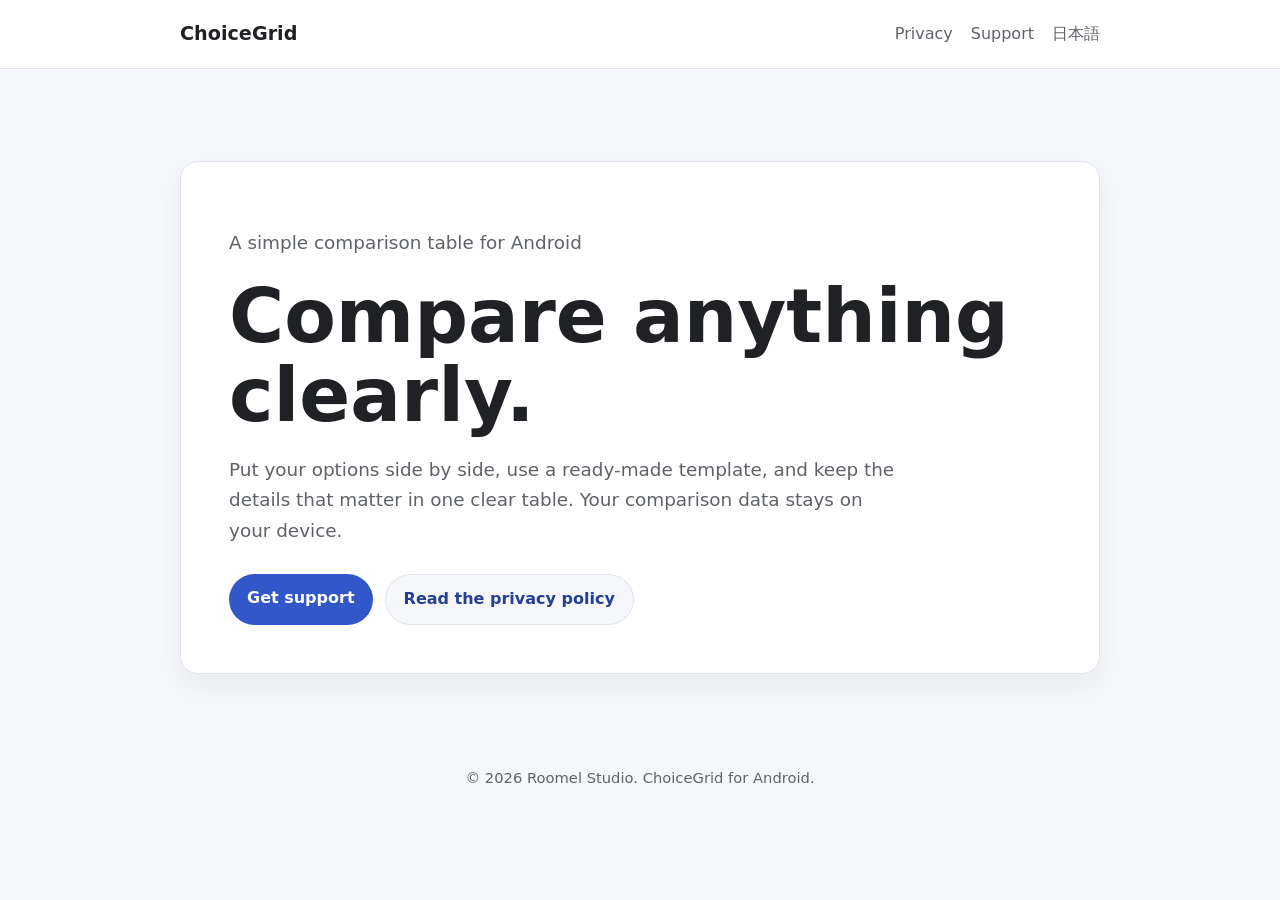
<file: site/index.html>
<!doctype html>
<html lang="en">
<head>
  <meta charset="utf-8">
  <meta name="viewport" content="width=device-width, initial-scale=1">
  <meta name="description" content="ChoiceGrid helps you compare products, places, plans, and other options side by side.">
  <title>ChoiceGrid — Compare anything clearly</title>
  <link rel="stylesheet" href="./styles.css">
  <link rel="alternate" hreflang="en" href="https://choicegrid.roomelstudio.com/">
  <link rel="alternate" hreflang="ja" href="https://choicegrid.roomelstudio.com/ja/">
</head>
<body>
  <header><div class="shell nav"><a class="brand" href="./">ChoiceGrid</a><nav><a href="./privacy/">Privacy</a><a href="./support/">Support</a><a href="./ja/" lang="ja">日本語</a></nav></div></header>
  <main class="shell hero">
    <section class="card">
      <p class="meta">A simple comparison table for Android</p>
      <h1>Compare anything clearly.</h1>
      <p>Put your options side by side, use a ready-made template, and keep the details that matter in one clear table. Your comparison data stays on your device.</p>
      <div class="actions"><a class="button" href="./support/">Get support</a><a class="button secondary" href="./privacy/">Read the privacy policy</a></div>
    </section>
  </main>
  <footer>© 2026 Roomel Studio. ChoiceGrid for Android.</footer>
</body>
</html>
</file>
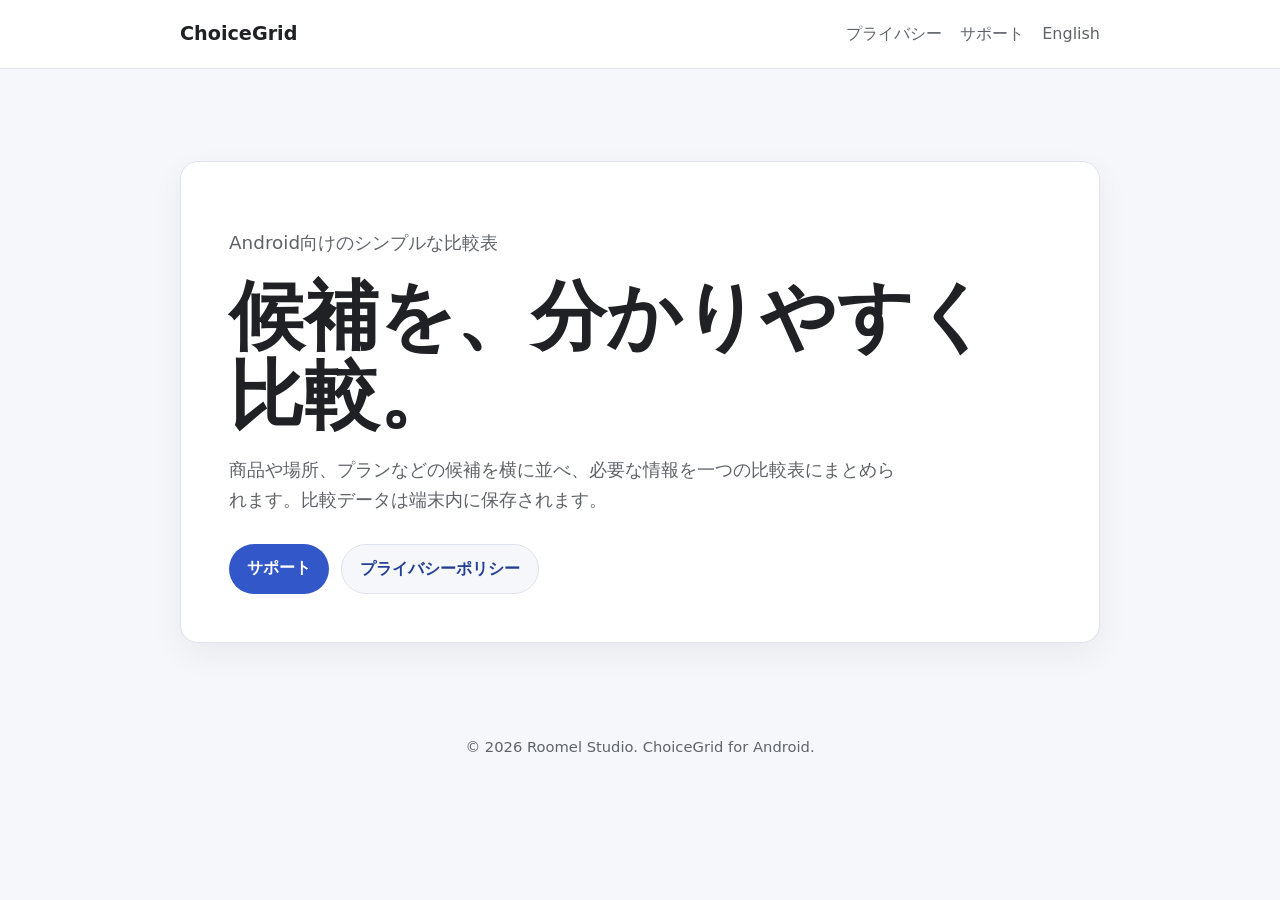
<file: site/ja/index.html>
<!doctype html>
<html lang="ja">
<head>
  <meta charset="utf-8">
  <meta name="viewport" content="width=device-width, initial-scale=1">
  <meta name="description" content="ChoiceGridは、候補を横に並べて分かりやすく比較できるAndroidアプリです。">
  <title>ChoiceGrid — 候補を分かりやすく比較</title>
  <link rel="stylesheet" href="../styles.css">
</head>
<body>
  <header><div class="shell nav"><a class="brand" href="./">ChoiceGrid</a><nav><a href="./privacy/">プライバシー</a><a href="./support/">サポート</a><a href="../" lang="en">English</a></nav></div></header>
  <main class="shell hero"><section class="card">
    <p class="meta">Android向けのシンプルな比較表</p>
    <h1>候補を、分かりやすく比較。</h1>
    <p>商品や場所、プランなどの候補を横に並べ、必要な情報を一つの比較表にまとめられます。比較データは端末内に保存されます。</p>
    <div class="actions"><a class="button" href="./support/">サポート</a><a class="button secondary" href="./privacy/">プライバシーポリシー</a></div>
  </section></main>
  <footer>© 2026 Roomel Studio. ChoiceGrid for Android.</footer>
</body>
</html>
</file>
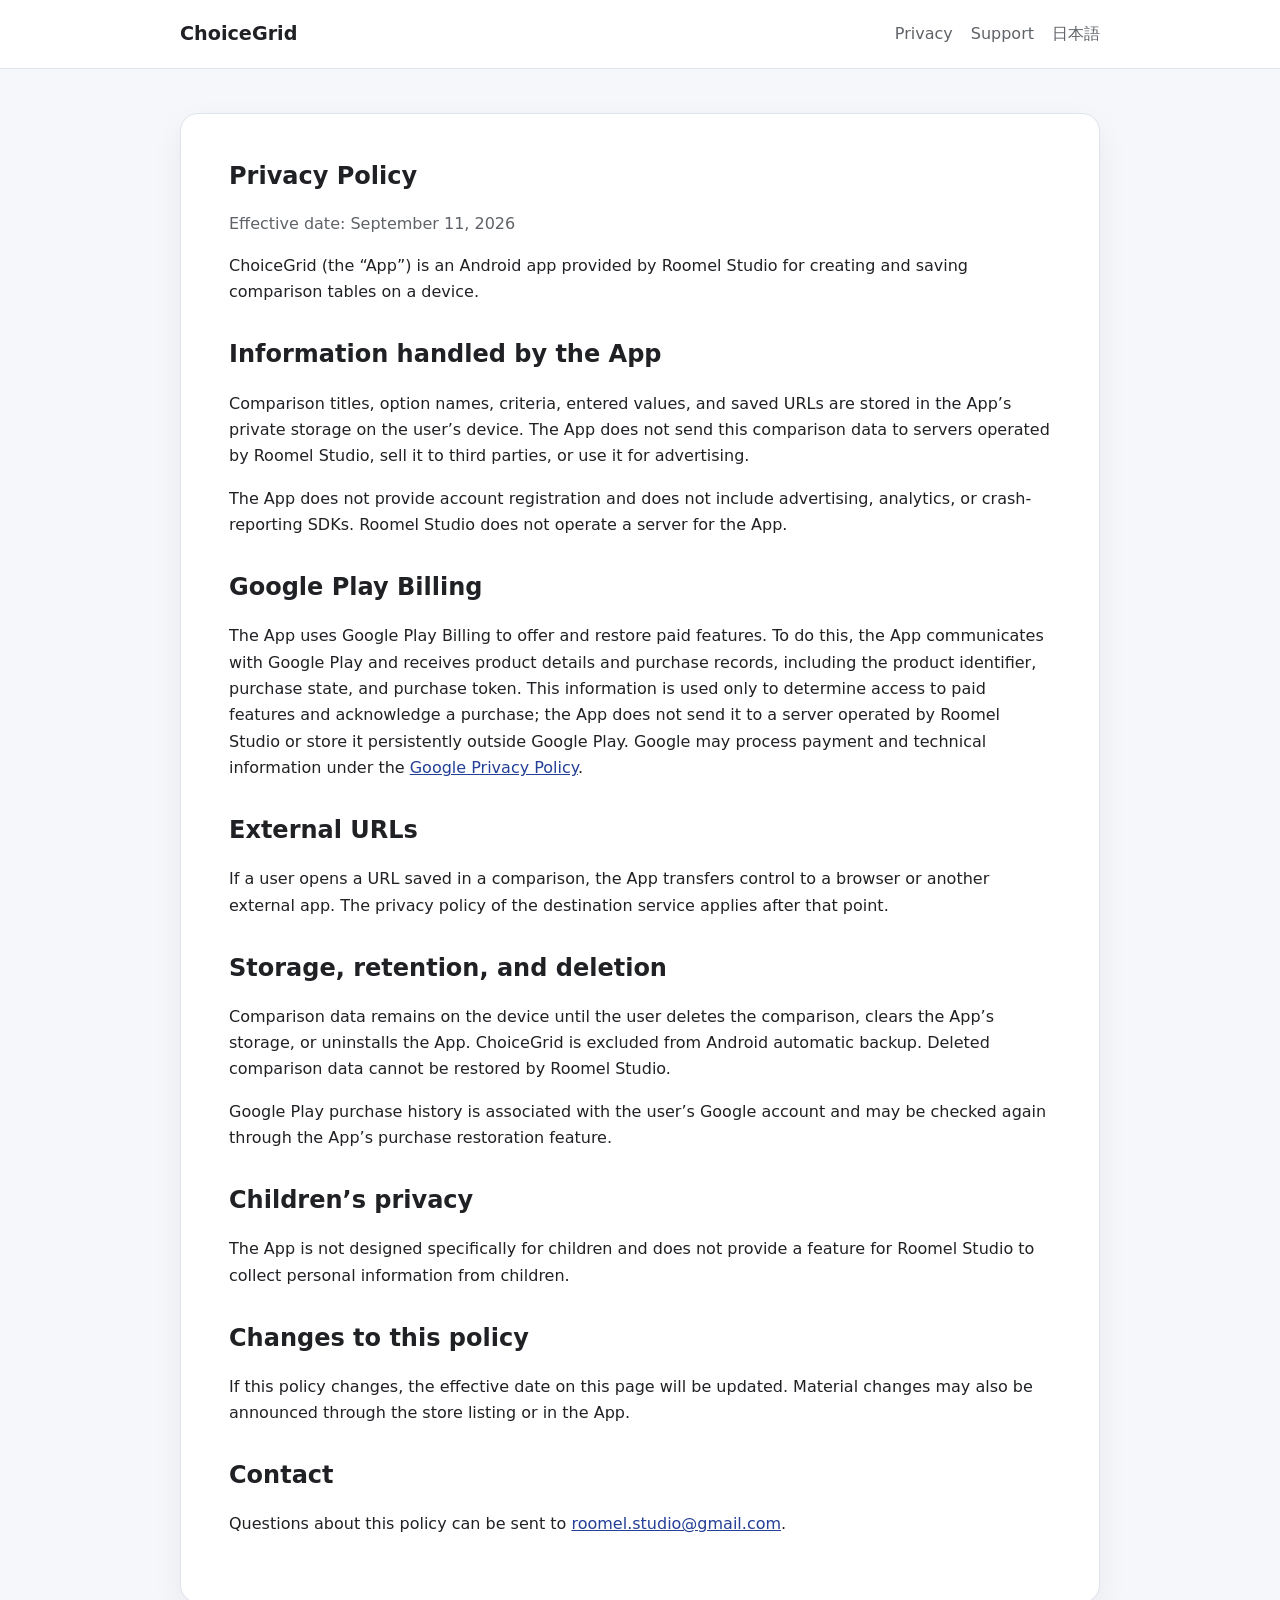
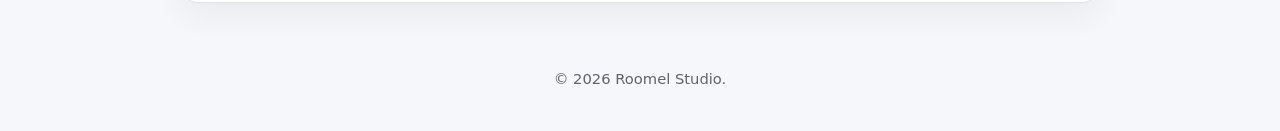
<file: site/privacy/index.html>
<!doctype html>
<html lang="en">
<head>
  <meta charset="utf-8">
  <meta name="viewport" content="width=device-width, initial-scale=1">
  <meta name="description" content="Privacy Policy for the ChoiceGrid Android app.">
  <title>Privacy Policy — ChoiceGrid</title>
  <link rel="stylesheet" href="../styles.css">
  <link rel="alternate" hreflang="en" href="https://choicegrid.roomelstudio.com/privacy/">
  <link rel="alternate" hreflang="ja" href="https://choicegrid.roomelstudio.com/ja/privacy/">
</head>
<body>
  <header><div class="shell nav"><a class="brand" href="../">ChoiceGrid</a><nav><a href="../privacy/">Privacy</a><a href="../support/">Support</a><a href="../ja/privacy/" lang="ja">日本語</a></nav></div></header>
  <main class="shell"><article class="card">
    <h1>Privacy Policy</h1>
    <p class="meta">Effective date: September 11, 2026</p>
    <p>ChoiceGrid (the “App”) is an Android app provided by Roomel Studio for creating and saving comparison tables on a device.</p>

    <h2>Information handled by the App</h2>
    <p>Comparison titles, option names, criteria, entered values, and saved URLs are stored in the App’s private storage on the user’s device. The App does not send this comparison data to servers operated by Roomel Studio, sell it to third parties, or use it for advertising.</p>
    <p>The App does not provide account registration and does not include advertising, analytics, or crash-reporting SDKs. Roomel Studio does not operate a server for the App.</p>

    <h2>Google Play Billing</h2>
    <p>The App uses Google Play Billing to offer and restore paid features. To do this, the App communicates with Google Play and receives product details and purchase records, including the product identifier, purchase state, and purchase token. This information is used only to determine access to paid features and acknowledge a purchase; the App does not send it to a server operated by Roomel Studio or store it persistently outside Google Play. Google may process payment and technical information under the <a href="https://policies.google.com/privacy">Google Privacy Policy</a>.</p>

    <h2>External URLs</h2>
    <p>If a user opens a URL saved in a comparison, the App transfers control to a browser or another external app. The privacy policy of the destination service applies after that point.</p>

    <h2>Storage, retention, and deletion</h2>
    <p>Comparison data remains on the device until the user deletes the comparison, clears the App’s storage, or uninstalls the App. ChoiceGrid is excluded from Android automatic backup. Deleted comparison data cannot be restored by Roomel Studio.</p>
    <p>Google Play purchase history is associated with the user’s Google account and may be checked again through the App’s purchase restoration feature.</p>

    <h2>Children’s privacy</h2>
    <p>The App is not designed specifically for children and does not provide a feature for Roomel Studio to collect personal information from children.</p>

    <h2>Changes to this policy</h2>
    <p>If this policy changes, the effective date on this page will be updated. Material changes may also be announced through the store listing or in the App.</p>

    <h2>Contact</h2>
    <p>Questions about this policy can be sent to <a href="mailto:roomel.studio@gmail.com">roomel.studio@gmail.com</a>.</p>
  </article></main>
  <footer>© 2026 Roomel Studio.</footer>
</body>
</html>
</file>
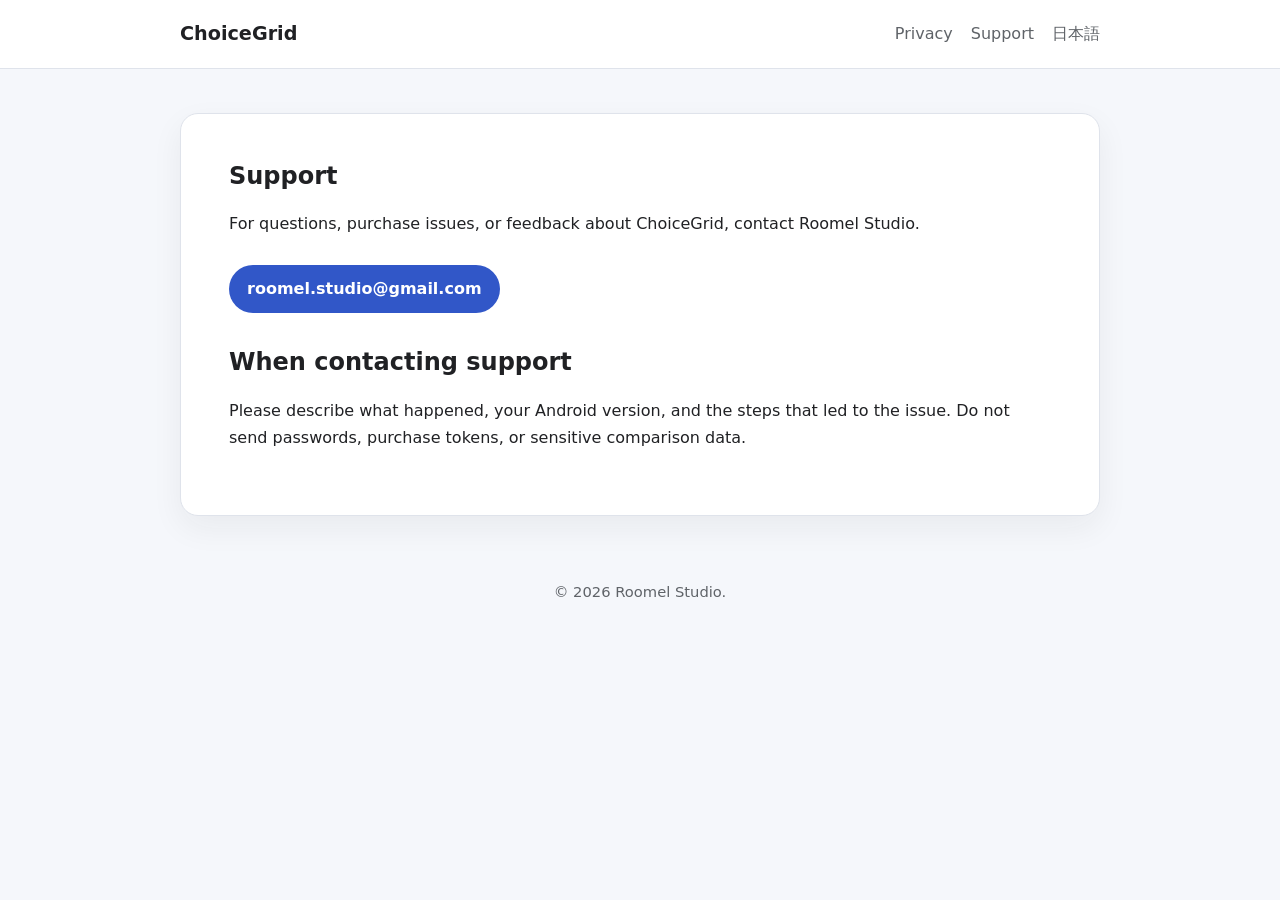
<file: site/support/index.html>
<!doctype html>
<html lang="en">
<head>
  <meta charset="utf-8">
  <meta name="viewport" content="width=device-width, initial-scale=1">
  <meta name="description" content="Support for the ChoiceGrid Android app.">
  <title>Support — ChoiceGrid</title>
  <link rel="stylesheet" href="../styles.css">
</head>
<body>
  <header><div class="shell nav"><a class="brand" href="../">ChoiceGrid</a><nav><a href="../privacy/">Privacy</a><a href="../support/">Support</a><a href="../ja/support/" lang="ja">日本語</a></nav></div></header>
  <main class="shell"><article class="card">
    <h1>Support</h1>
    <p>For questions, purchase issues, or feedback about ChoiceGrid, contact Roomel Studio.</p>
    <div class="actions"><a class="button" href="mailto:roomel.studio@gmail.com">roomel.studio@gmail.com</a></div>
    <h2>When contacting support</h2>
    <p>Please describe what happened, your Android version, and the steps that led to the issue. Do not send passwords, purchase tokens, or sensitive comparison data.</p>
  </article></main>
  <footer>© 2026 Roomel Studio.</footer>
</body>
</html>
</file>
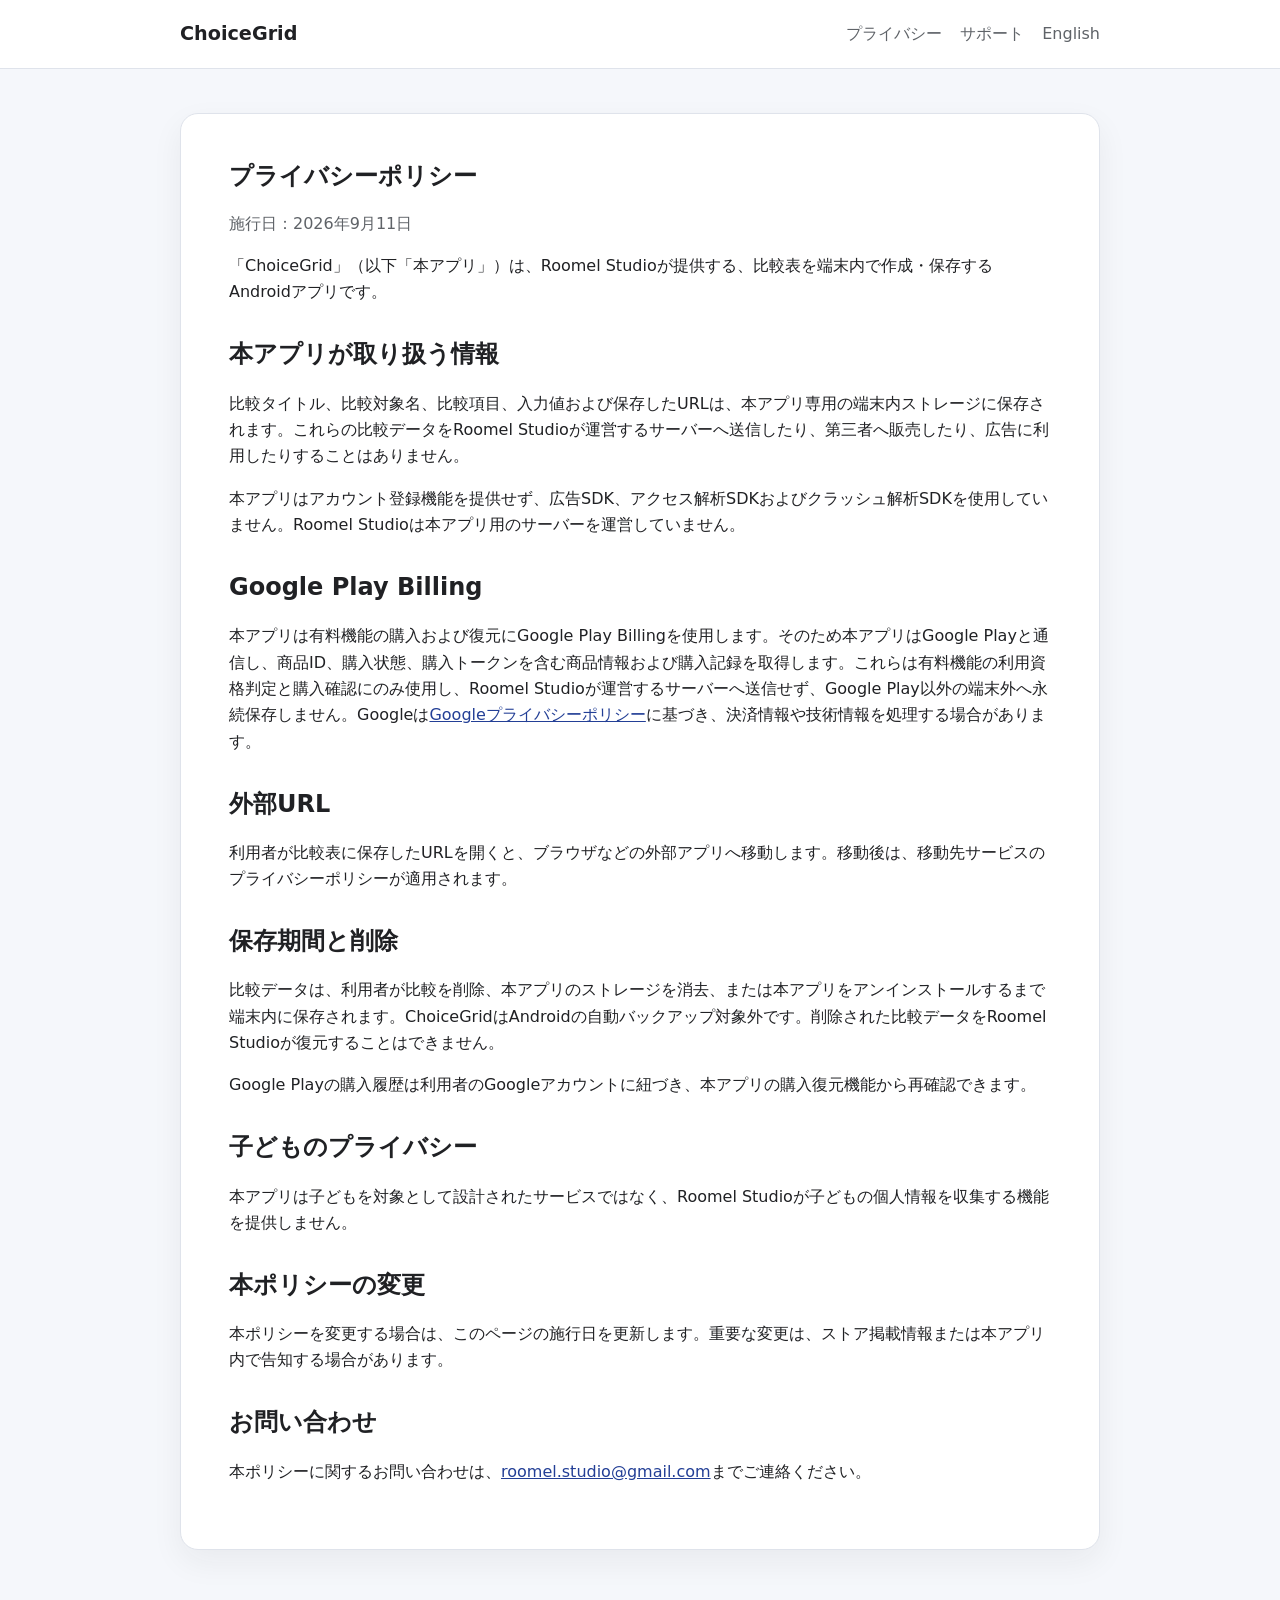
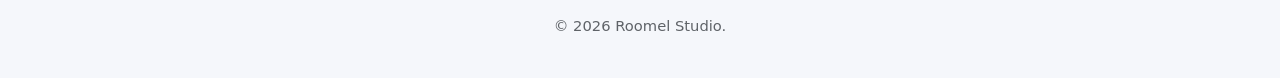
<file: site/ja/privacy/index.html>
<!doctype html>
<html lang="ja">
<head>
  <meta charset="utf-8">
  <meta name="viewport" content="width=device-width, initial-scale=1">
  <meta name="description" content="AndroidアプリChoiceGridのプライバシーポリシーです。">
  <title>プライバシーポリシー — ChoiceGrid</title>
  <link rel="stylesheet" href="../../styles.css">
</head>
<body>
  <header><div class="shell nav"><a class="brand" href="../">ChoiceGrid</a><nav><a href="../privacy/">プライバシー</a><a href="../support/">サポート</a><a href="../../privacy/" lang="en">English</a></nav></div></header>
  <main class="shell"><article class="card">
    <h1>プライバシーポリシー</h1>
    <p class="meta">施行日：2026年9月11日</p>
    <p>「ChoiceGrid」（以下「本アプリ」）は、Roomel Studioが提供する、比較表を端末内で作成・保存するAndroidアプリです。</p>

    <h2>本アプリが取り扱う情報</h2>
    <p>比較タイトル、比較対象名、比較項目、入力値および保存したURLは、本アプリ専用の端末内ストレージに保存されます。これらの比較データをRoomel Studioが運営するサーバーへ送信したり、第三者へ販売したり、広告に利用したりすることはありません。</p>
    <p>本アプリはアカウント登録機能を提供せず、広告SDK、アクセス解析SDKおよびクラッシュ解析SDKを使用していません。Roomel Studioは本アプリ用のサーバーを運営していません。</p>

    <h2>Google Play Billing</h2>
    <p>本アプリは有料機能の購入および復元にGoogle Play Billingを使用します。そのため本アプリはGoogle Playと通信し、商品ID、購入状態、購入トークンを含む商品情報および購入記録を取得します。これらは有料機能の利用資格判定と購入確認にのみ使用し、Roomel Studioが運営するサーバーへ送信せず、Google Play以外の端末外へ永続保存しません。Googleは<a href="https://policies.google.com/privacy?hl=ja">Googleプライバシーポリシー</a>に基づき、決済情報や技術情報を処理する場合があります。</p>

    <h2>外部URL</h2>
    <p>利用者が比較表に保存したURLを開くと、ブラウザなどの外部アプリへ移動します。移動後は、移動先サービスのプライバシーポリシーが適用されます。</p>

    <h2>保存期間と削除</h2>
    <p>比較データは、利用者が比較を削除、本アプリのストレージを消去、または本アプリをアンインストールするまで端末内に保存されます。ChoiceGridはAndroidの自動バックアップ対象外です。削除された比較データをRoomel Studioが復元することはできません。</p>
    <p>Google Playの購入履歴は利用者のGoogleアカウントに紐づき、本アプリの購入復元機能から再確認できます。</p>

    <h2>子どものプライバシー</h2>
    <p>本アプリは子どもを対象として設計されたサービスではなく、Roomel Studioが子どもの個人情報を収集する機能を提供しません。</p>

    <h2>本ポリシーの変更</h2>
    <p>本ポリシーを変更する場合は、このページの施行日を更新します。重要な変更は、ストア掲載情報または本アプリ内で告知する場合があります。</p>

    <h2>お問い合わせ</h2>
    <p>本ポリシーに関するお問い合わせは、<a href="mailto:roomel.studio@gmail.com">roomel.studio@gmail.com</a>までご連絡ください。</p>
  </article></main>
  <footer>© 2026 Roomel Studio.</footer>
</body>
</html>
</file>
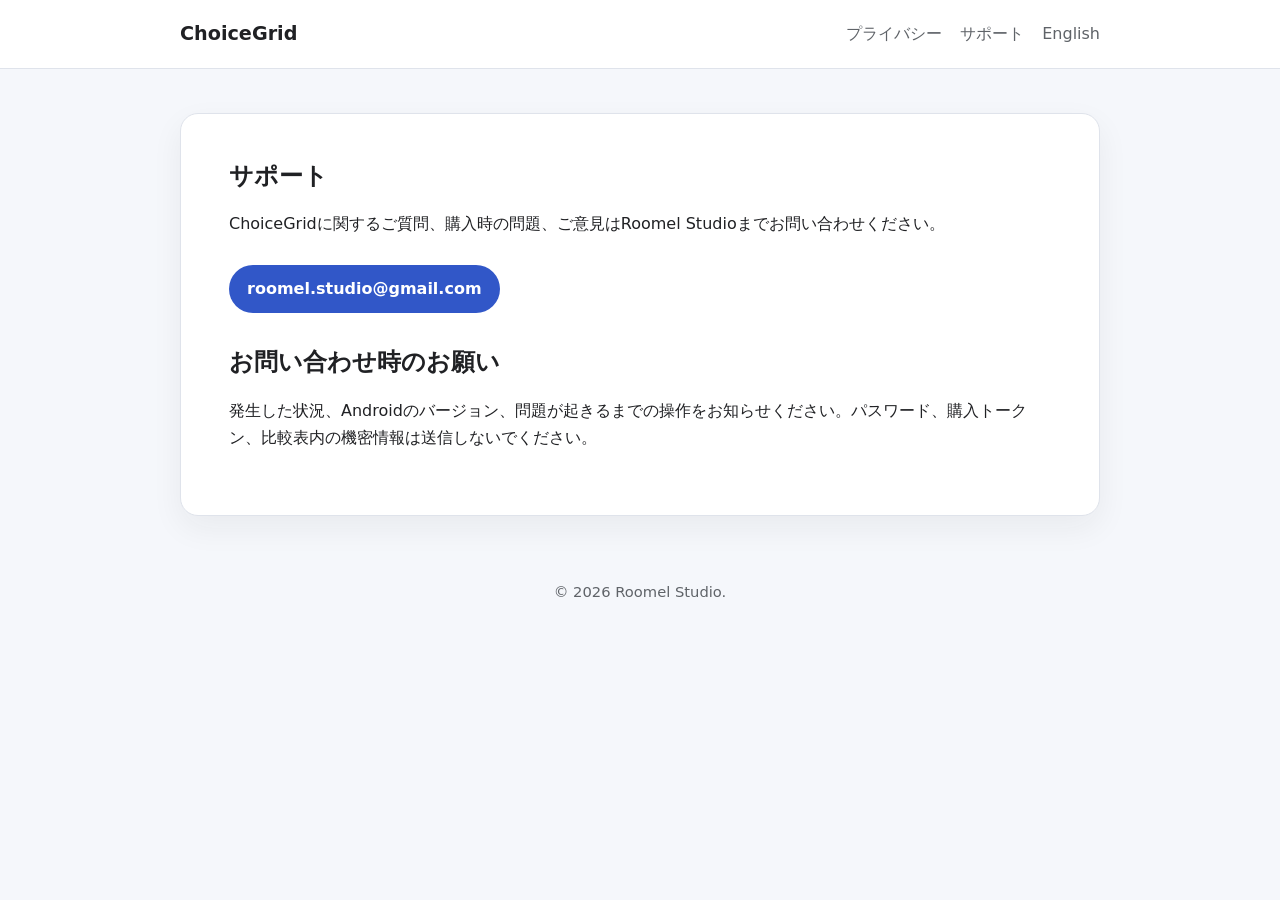
<file: site/ja/support/index.html>
<!doctype html>
<html lang="ja">
<head>
  <meta charset="utf-8">
  <meta name="viewport" content="width=device-width, initial-scale=1">
  <meta name="description" content="AndroidアプリChoiceGridのサポートページです。">
  <title>サポート — ChoiceGrid</title>
  <link rel="stylesheet" href="../../styles.css">
</head>
<body>
  <header><div class="shell nav"><a class="brand" href="../">ChoiceGrid</a><nav><a href="../privacy/">プライバシー</a><a href="../support/">サポート</a><a href="../../support/" lang="en">English</a></nav></div></header>
  <main class="shell"><article class="card">
    <h1>サポート</h1>
    <p>ChoiceGridに関するご質問、購入時の問題、ご意見はRoomel Studioまでお問い合わせください。</p>
    <div class="actions"><a class="button" href="mailto:roomel.studio@gmail.com">roomel.studio@gmail.com</a></div>
    <h2>お問い合わせ時のお願い</h2>
    <p>発生した状況、Androidのバージョン、問題が起きるまでの操作をお知らせください。パスワード、購入トークン、比較表内の機密情報は送信しないでください。</p>
  </article></main>
  <footer>© 2026 Roomel Studio.</footer>
</body>
</html>
</file>
<file: site/styles.css>
:root {
  color-scheme: light;
  --ink: #202124;
  --muted: #5f6368;
  --surface: #ffffff;
  --soft: #f5f7fb;
  --line: #dfe3eb;
  --brand: #3157c8;
  --brand-dark: #233f96;
  font-family: Inter, ui-sans-serif, system-ui, -apple-system, BlinkMacSystemFont, "Segoe UI", sans-serif;
}

* { box-sizing: border-box; }

body {
  margin: 0;
  color: var(--ink);
  background: var(--soft);
  line-height: 1.65;
}

a { color: var(--brand-dark); }

.shell {
  width: min(920px, calc(100% - 32px));
  margin: 0 auto;
}

header {
  background: var(--surface);
  border-bottom: 1px solid var(--line);
}

.nav {
  min-height: 68px;
  display: flex;
  align-items: center;
  justify-content: space-between;
  gap: 24px;
}

.brand {
  color: var(--ink);
  font-size: 1.2rem;
  font-weight: 750;
  text-decoration: none;
}

nav { display: flex; gap: 18px; flex-wrap: wrap; }
nav a { color: var(--muted); text-decoration: none; }
nav a:hover { color: var(--brand); }

main { padding: 44px 0 64px; }

.card {
  background: var(--surface);
  border: 1px solid var(--line);
  border-radius: 18px;
  padding: clamp(24px, 5vw, 48px);
  box-shadow: 0 12px 32px rgba(32, 33, 36, 0.06);
}

.hero { padding-block: clamp(46px, 10vw, 92px); }
.hero h1 { font-size: clamp(2.3rem, 8vw, 4.7rem); line-height: 1.05; margin: 0 0 20px; }
.hero p { max-width: 680px; color: var(--muted); font-size: 1.15rem; }

h1 { line-height: 1.2; margin-top: 0; }
h2 { margin-top: 2.1rem; line-height: 1.3; }
.meta { color: var(--muted); }
.actions { display: flex; flex-wrap: wrap; gap: 12px; margin-top: 28px; }
.button {
  display: inline-block;
  padding: 11px 18px;
  border-radius: 999px;
  background: var(--brand);
  color: white;
  font-weight: 650;
  text-decoration: none;
}
.button.secondary { background: var(--soft); color: var(--brand-dark); border: 1px solid var(--line); }

footer { color: var(--muted); text-align: center; padding: 0 16px 40px; font-size: 0.92rem; }

@media (max-width: 600px) {
  .nav { align-items: flex-start; flex-direction: column; padding: 16px 0; gap: 10px; }
  main { padding-top: 24px; }
}
</file>
